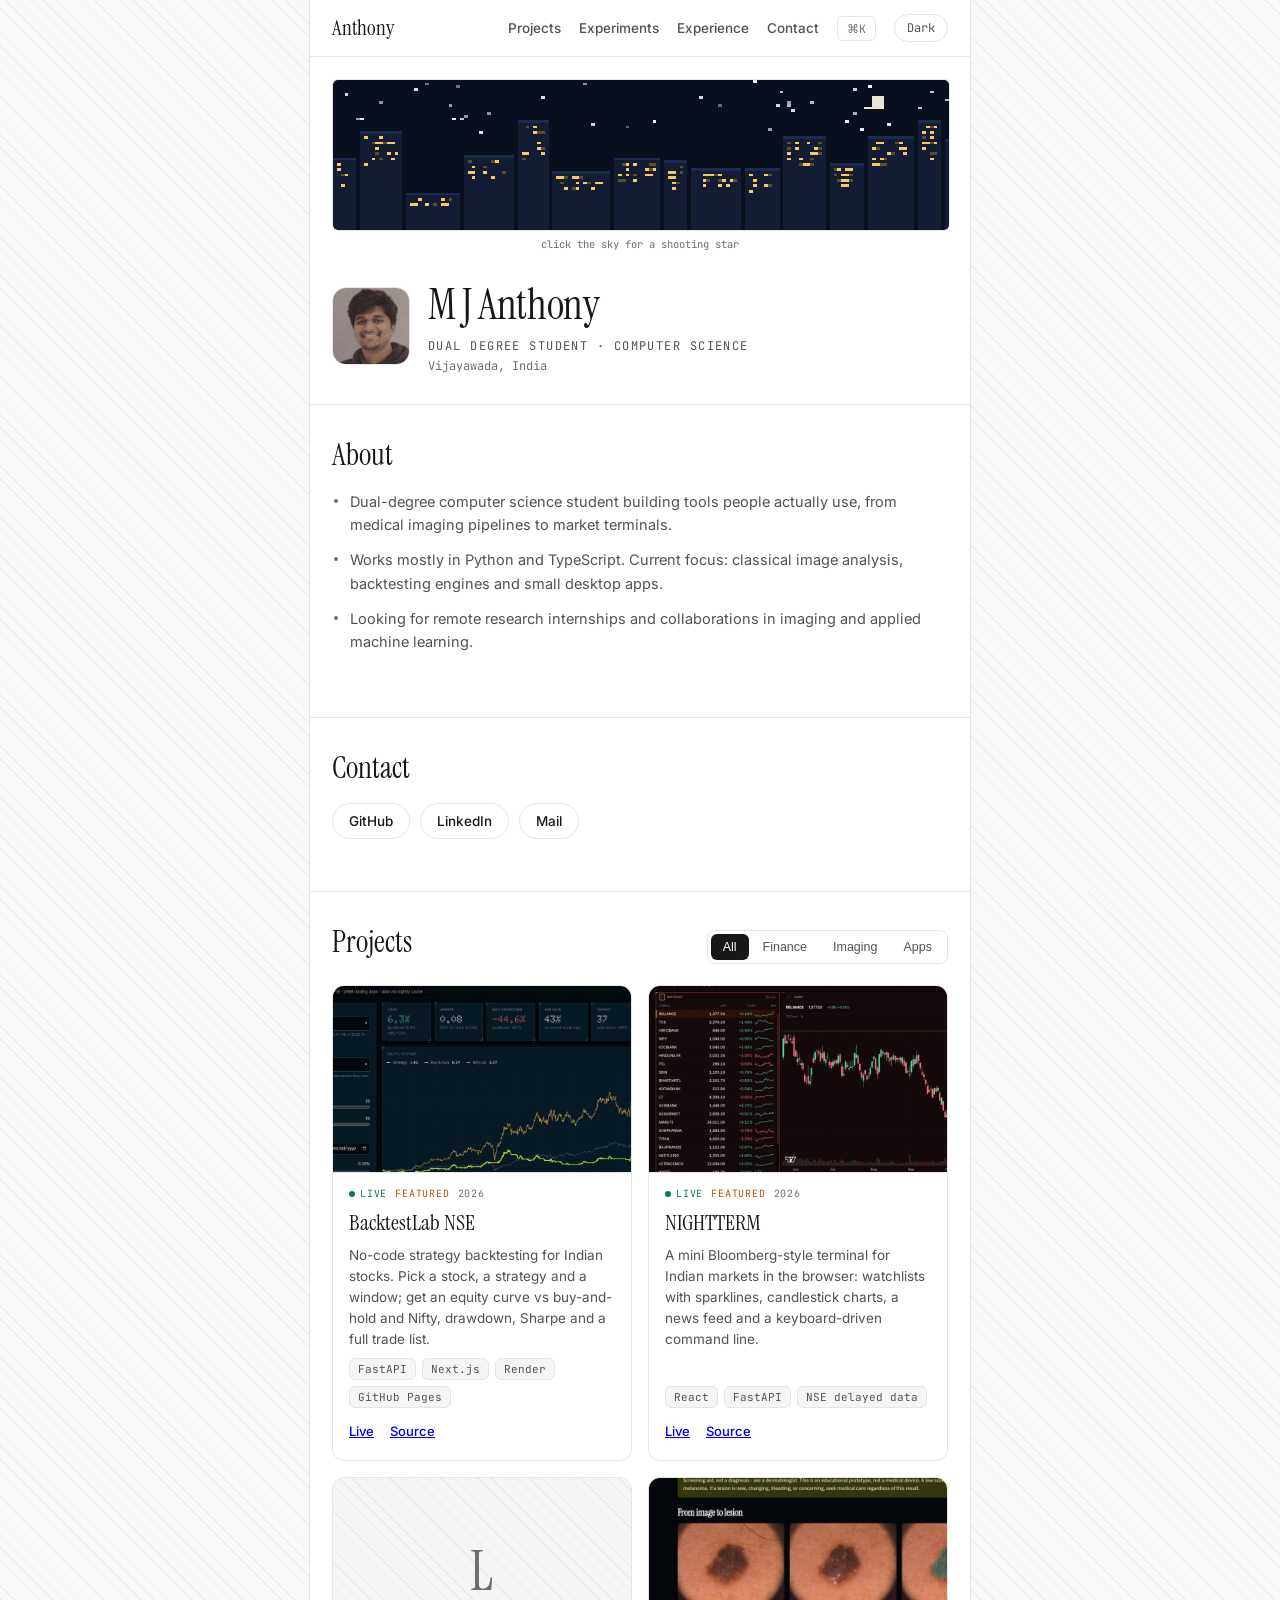
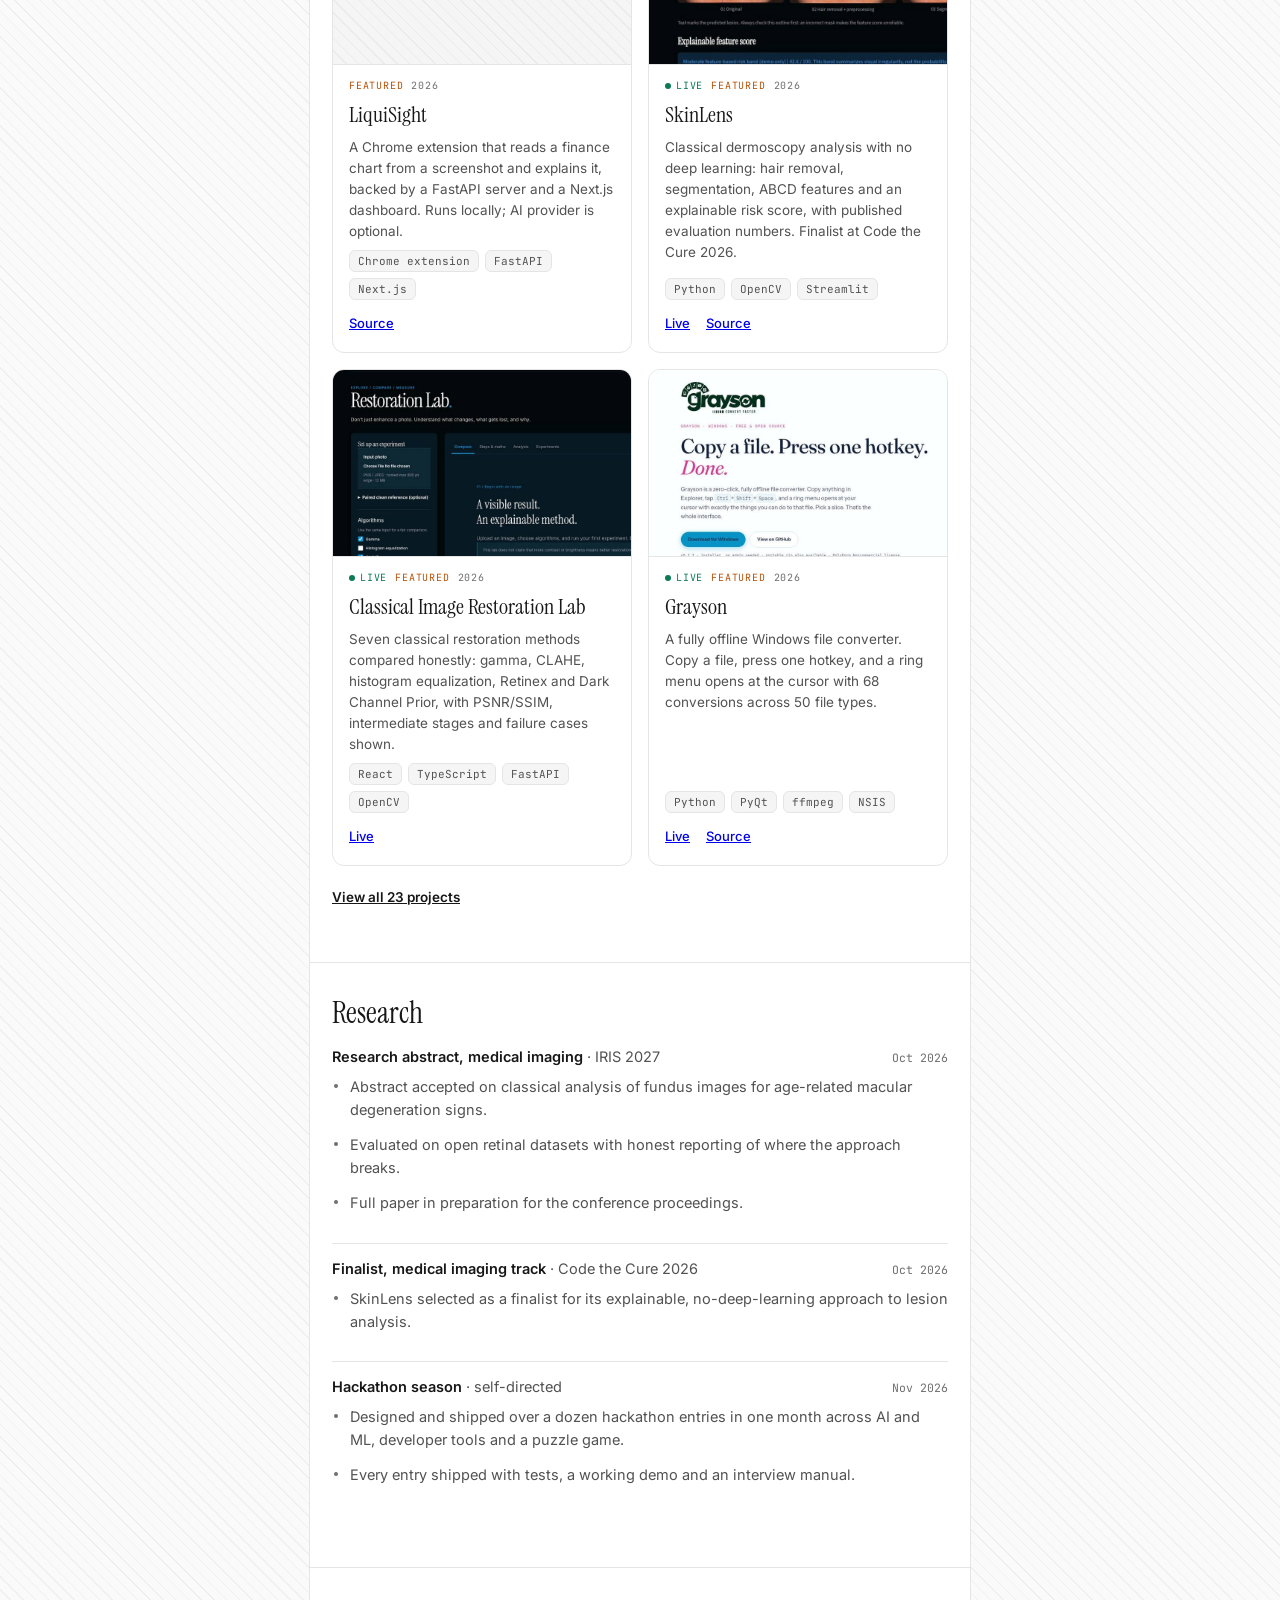
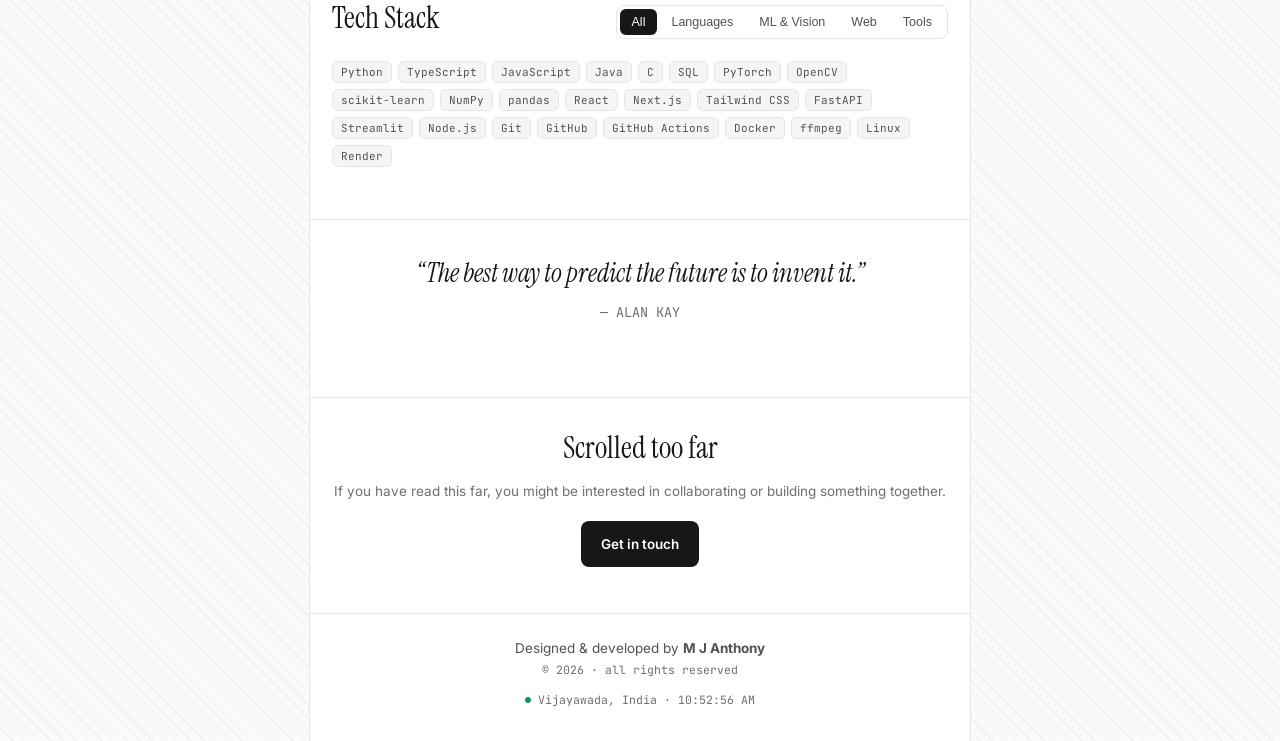
<file: index.html>
<!DOCTYPE html>
<html lang="en">
<head>
<meta charset="utf-8">
<meta name="viewport" content="width=device-width, initial-scale=1">
<title>M J Anthony</title>
<meta name="description" content="Dual-degree computer science student building tools people actually use, from medical imaging pipelines to market terminals.">
<link rel="stylesheet" href="./main.css">
</head>
<body>
<div id="root"></div>
<script src="./21-main.js"></script>
</body>
</html>
</file>
<file: main.css>
@font-face{font-family:"Instrument Serif";font-style:normal;font-weight:400;font-display:swap;src:url("./17-InstrumentSerif-400.woff2") format("woff2")}@font-face{font-family:"Instrument Serif";font-style:italic;font-weight:400;font-display:swap;src:url("./18-InstrumentSerif-400i.woff2") format("woff2")}@font-face{font-family:Inter;font-style:normal;font-weight:100 900;font-display:swap;src:url("./19-Inter-400.woff2") format("woff2")}@font-face{font-family:JetBrains Mono;font-style:normal;font-weight:100 800;font-display:swap;src:url("./20-JetBrainsMono-400.woff2") format("woff2")}html,body,#root{margin:0;min-height:100%}.av2{--bg: #fafafa;--col: #ffffff;--ink: #171717;--ink2: #525252;--ink3: #6f6f6f;--line: #e5e5e5;--hatch: rgba(0,0,0,.045);--chipbg: #f5f5f5;--accent: #171717;font-family:Inter,-apple-system,Segoe UI,Roboto,sans-serif;background:repeating-linear-gradient(45deg,var(--hatch) 0 1px,transparent 1px 9px),var(--bg);color:var(--ink);min-height:100vh;padding:0 12px}.av2-dark{--bg: #0a0a0a;--col: #101010;--ink: #f0f0f0;--ink2: #a3a3a3;--ink3: #737373;--line: #262626;--hatch: rgba(255,255,255,.05);--chipbg: #1a1a1a;--accent: #f0f0f0}.av2-col{max-width:660px;margin:0 auto;background:var(--col);border-left:1px solid var(--line);border-right:1px solid var(--line);min-height:100vh}.av2-nav{display:flex;align-items:center;justify-content:space-between;padding:14px 22px;border-bottom:1px solid var(--line)}.av2-brand{font-family:"Instrument Serif",Georgia,Times New Roman,serif;font-size:21px}.av2-navlinks{display:flex;align-items:center;gap:18px}.av2-navlinks a{color:var(--ink2);text-decoration:none;font-size:13.5px;font-weight:500}.av2-navlinks a:hover{color:var(--ink)}.av2-theme{border:1px solid var(--line);background:var(--col);color:var(--ink2);border-radius:999px;padding:5px 12px;font-size:12px;cursor:pointer;font-family:JetBrains Mono,ui-monospace,Menlo,monospace}.av2-theme:hover{color:var(--ink);border-color:var(--ink3)}.av2-banner{display:block;width:calc(100% - 44px);margin:22px 22px 4px;height:150px;image-rendering:pixelated;border-radius:6px;border:1px solid var(--line);cursor:crosshair}.av2-banner-hint{text-align:center;margin:6px 0 0;color:var(--ink3);font-size:10.5px}.av2-mono{font-family:JetBrains Mono,ui-monospace,SF Mono,Menlo,monospace}.av2-hero{display:flex;align-items:center;gap:18px;padding:26px 22px 8px}.av2-avatar{width:76px;height:76px;border-radius:14px;border:1px solid var(--line)}.av2-name{font-family:"Instrument Serif",Georgia,Times New Roman,serif;font-size:42px;font-weight:400;margin:0 0 6px;letter-spacing:-.01em}.av2-role{margin:0 0 4px;font-size:12px;letter-spacing:.12em;color:var(--ink2)}.av2-loc{margin:0;font-size:12px;color:var(--ink3)}.av2-sec{padding:30px 22px;border-top:1px solid var(--line);margin-top:22px}.av2-h{font-family:"Instrument Serif",Georgia,Times New Roman,serif;font-size:30px;font-weight:400;margin:0 0 16px}.av2-sechead{display:flex;align-items:center;justify-content:space-between;flex-wrap:wrap;gap:10px;margin-bottom:4px}.av2-sechead .av2-h{margin-bottom:10px}.av2-bullets{margin:0;padding:0;list-style:none}.av2-bullets li{position:relative;padding-left:18px;margin:0 0 12px;color:var(--ink2);font-size:14.5px;line-height:1.6}.av2-bullets li:before{content:"";position:absolute;left:2px;top:9px;width:4px;height:4px;border-radius:50%;background:var(--ink3)}.av2-pills{display:flex;flex-wrap:wrap;gap:10px}.av2-pill{display:inline-flex;align-items:center;border:1px solid var(--line);border-radius:999px;font-size:13.5px;font-weight:500;text-decoration:none}.av2-pill:hover{border-color:var(--ink3)}.av2-pill a{color:inherit;text-decoration:none;display:block;padding:9px 16px}.av2-cta a{color:inherit!important;text-decoration:none}.av2-tabs{display:inline-flex;border:1px solid var(--line);border-radius:8px;padding:3px;gap:2px}.av2-tab{border:0;background:transparent;color:var(--ink2);font-size:12.5px;font-weight:500;padding:6px 12px;border-radius:6px;cursor:pointer}.av2-tab.is-on{background:var(--accent);color:var(--col)}.av2-cards{display:grid;grid-template-columns:1fr 1fr;gap:16px;margin-top:14px}.av2-card{border:1px solid var(--line);border-radius:12px;overflow:hidden;background:var(--col);display:flex;flex-direction:column}.av2-cardimg{width:100%;aspect-ratio:16/10;object-fit:cover;object-position:top;border-bottom:1px solid var(--line);display:block}.av2-cardbody{padding:14px 16px 16px;display:flex;flex-direction:column;gap:8px;flex:1}.av2-badges{display:flex;gap:8px;align-items:center}.av2-badge{font-family:JetBrains Mono,ui-monospace,Menlo,monospace;font-size:10px;letter-spacing:.08em;color:var(--ink3);display:inline-flex;align-items:center;gap:5px}.av2-badge-live{color:#0b7a55}.av2-badge-feat{color:#b45309}.av2-dot{width:6px;height:6px;border-radius:50%;background:currentColor;display:inline-block}.av2-cardtitle{font-family:"Instrument Serif",Georgia,Times New Roman,serif;font-size:22px;font-weight:400;margin:0}.av2-cardblurb{margin:0;font-size:13.5px;line-height:1.55;color:var(--ink2);flex:1}.av2-chips{margin:0;display:flex;flex-wrap:wrap;gap:6px}.av2-chip{font-family:JetBrains Mono,ui-monospace,Menlo,monospace;font-size:11px;color:var(--ink2);background:var(--chipbg);border:1px solid var(--line);border-radius:6px;padding:3px 8px}.av2-cardlinks{margin:2px 0 0;display:flex;gap:16px;font-size:13px;font-weight:500}.av2-xp{padding:16px 0;border-top:1px solid var(--line)}.av2-xp:first-of-type{border-top:0;padding-top:0}.av2-xphead{display:flex;justify-content:space-between;align-items:baseline;gap:12px;flex-wrap:wrap}.av2-xprole{margin:0 0 10px;font-weight:600;font-size:14.5px}.av2-xporg{font-weight:400;color:var(--ink2)}.av2-xpperiod{margin:0;font-size:11.5px;color:var(--ink3);white-space:nowrap}.av2-stackgrid{margin-top:14px}.av2-center{text-align:center}.av2-muted{color:var(--ink3);font-size:13.5px}.av2-cta{display:inline-block;margin-top:6px;background:var(--accent);color:var(--col)!important;border-radius:8px;padding:10px 20px;font-size:13.5px;font-weight:600;text-decoration:none}.av2-quote{padding-bottom:40px}.av2-q{font-family:"Instrument Serif",Georgia,Times New Roman,serif;font-style:italic;font-size:26px;margin:6px 0 12px}.av2-foot{border-top:1px solid var(--line);padding:26px 22px 34px;text-align:center}.av2-footline{margin:0 0 6px;font-size:13.5px;color:var(--ink2)}.av2-foot .av2-muted{margin:0 0 10px;font-size:11.5px}.av2-clock{font-size:11.5px;color:var(--ink3);display:inline-flex;align-items:center;gap:7px}.av2-clock .av2-dot{background:#0d9668}@media(max-width:560px){.av2-cards{grid-template-columns:1fr}.av2-name{font-size:32px}.av2-nav{gap:14px}.av2-brand{margin-right:6px}.av2-h{font-size:25px}.av2-nav{padding:12px 16px}.av2-navlinks{gap:12px}.av2-navlinks a{font-size:12.5px}.av2-sec{padding:24px 16px}.av2-hero{padding:20px 16px 6px}.av2-banner{width:calc(100% - 32px);margin:16px 16px 4px;height:110px}}a.av2-brand{color:var(--ink);text-decoration:none}.av2-navlinks a.is-on{color:var(--ink);text-decoration:underline;text-underline-offset:4px}.av2-kbd{border:1px solid var(--line);background:var(--col);color:var(--ink3);border-radius:6px;padding:4px 9px;font-size:11.5px;cursor:pointer;font-family:JetBrains Mono,ui-monospace,Menlo,monospace}.av2-kbd:hover{color:var(--ink);border-color:var(--ink3)}.av2-pagehead{padding:30px 22px 6px}.av2-pagehead .av2-h{font-size:38px;margin-bottom:8px}.av2-kicker{margin:0 0 8px;font-size:11px;letter-spacing:.14em;color:var(--ink3)}.av2-pagehead .av2-muted{margin:0}.av2-h2{font-family:"Instrument Serif",Georgia,Times New Roman,serif;font-size:24px;font-weight:400;margin:0 0 14px}.av2-flush{margin-top:10px;padding-top:22px}.av2-tabs-wrap{flex-wrap:wrap;margin-bottom:4px}.av2-viewall{margin:18px 0 0;font-size:13.5px;font-weight:600}.av2-viewall a{color:var(--ink)}.av2-monoCard{aspect-ratio:16/10;border-bottom:1px solid var(--line);background:repeating-linear-gradient(45deg,var(--hatch) 0 1px,transparent 1px 9px),var(--chipbg);display:flex;align-items:center;justify-content:center}.av2-monoCard span{font-family:"Instrument Serif",Georgia,serif;font-size:56px;color:var(--ink3);letter-spacing:.02em}.av2-emptycard{border-style:dashed;background:transparent}.av2-muted-title{color:var(--ink3)}.av2-inbox{margin:0 0 16px;font-size:20px;font-weight:600}.av2-form{display:flex;flex-direction:column;gap:14px;max-width:460px}.av2-label{display:flex;flex-direction:column;gap:7px;font-size:10.5px;letter-spacing:.12em;color:var(--ink3)}.av2-input{font-family:Inter,sans-serif;font-size:14px;color:var(--ink);background:var(--col);border:1px solid var(--line);border-radius:8px;padding:10px 12px;outline:none}.av2-input:focus{border-color:var(--ink3)}.av2-textarea{resize:vertical}.av2-send{align-self:flex-start;background:var(--accent);color:var(--col);border:0;border-radius:8px;padding:11px 22px;font-size:13.5px;font-weight:600;cursor:pointer}.av2-formnote{margin:0;font-size:10.5px;color:var(--ink3)}.av2-palbg{position:fixed;inset:0;background:#00000073;display:flex;align-items:flex-start;justify-content:center;padding:12vh 16px 16px;z-index:50}.av2-pal{width:100%;max-width:480px;background:var(--col);border:1px solid var(--line);border-radius:12px;overflow:hidden;box-shadow:0 24px 60px #00000040}.av2-palinput{width:100%;box-sizing:border-box;border:0;border-bottom:1px solid var(--line);background:var(--col);color:var(--ink);font-size:14.5px;padding:14px 16px;outline:none;font-family:Inter,sans-serif}.av2-pallist{max-height:320px;overflow-y:auto;padding:6px}.av2-palgroup{margin:8px 8px 4px;font-size:10px;letter-spacing:.14em;color:var(--ink3);text-transform:uppercase}.av2-palitem{display:flex;justify-content:space-between;align-items:center;gap:10px;width:100%;border:0;background:transparent;color:var(--ink);font-size:13.5px;padding:9px 10px;border-radius:8px;cursor:pointer;text-align:left}.av2-palitem.is-on{background:var(--chipbg)}.av2-palhint{font-family:JetBrains Mono,monospace;font-size:10.5px;color:var(--ink3)}.av2-palempty{margin:14px;font-size:11.5px;color:var(--ink3)}.av2-palfoot{margin:0;padding:9px 14px;border-top:1px solid var(--line);font-size:10px;color:var(--ink3)}@media(max-width:560px){.av2-nav{flex-wrap:wrap;row-gap:8px}.av2-navlinks{flex-basis:100%;justify-content:space-between;gap:8px}.av2-navlinks a{font-size:12px;padding:6px 0}.av2-kbd{padding:5px 7px}.av2-theme{padding:5px 10px}.av2-pagehead .av2-h{font-size:30px}.av2-monoCard span{font-size:40px}}.av2-cardlinks a,.av2-viewall a,.av2-cta a{display:inline-block;padding:5px 0}
</file>
